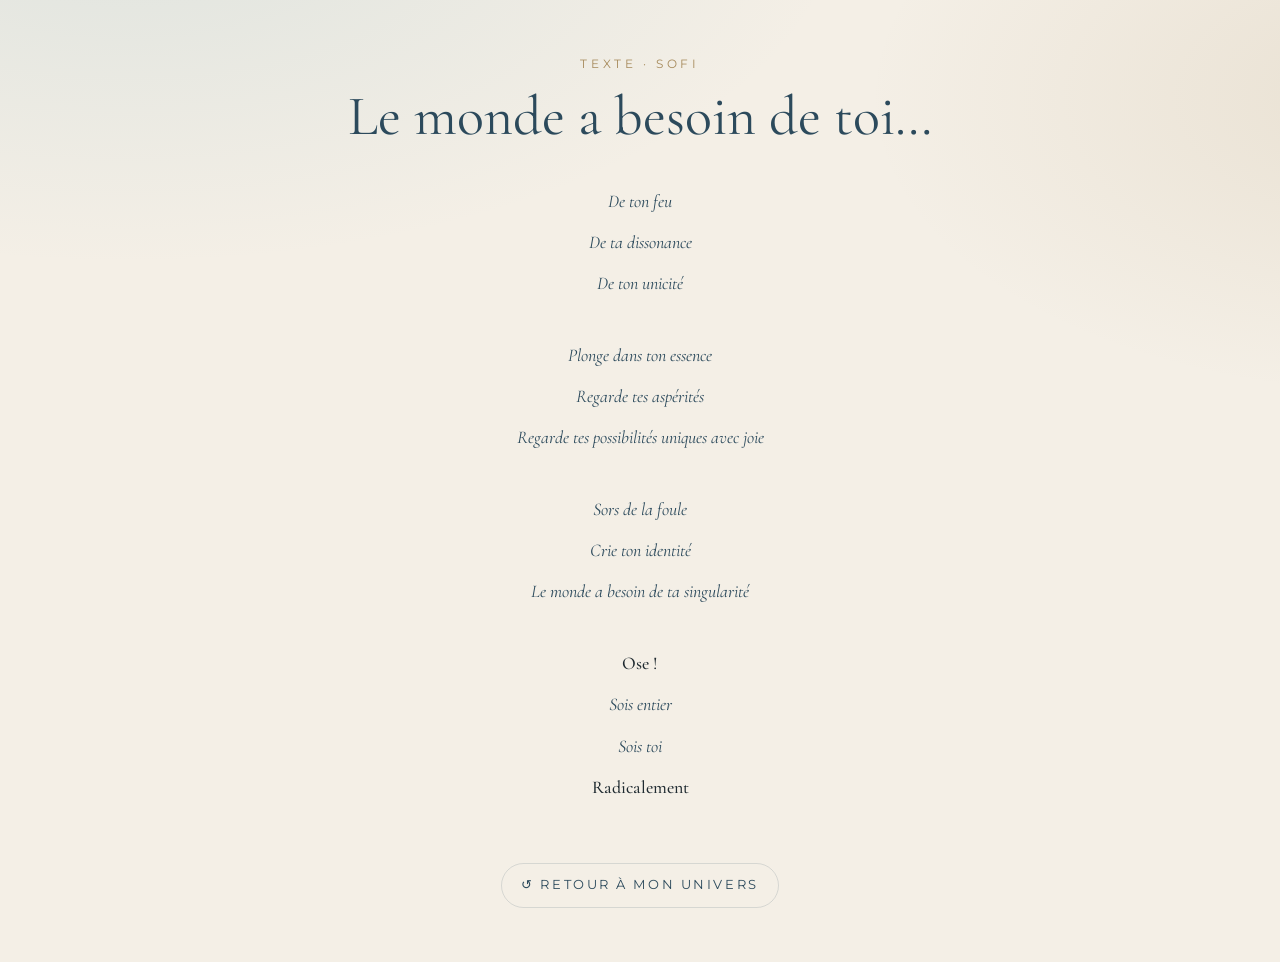
<file: textes/le-monde-a-besoin-de-toi.html>
<!DOCTYPE html>
<html lang="fr">
<head>
  <meta charset="UTF-8" />
  <meta name="viewport" content="width=device-width, initial-scale=1.0" />
  <title>Le monde a besoin de toi — Sofi</title>
  <link rel="preconnect" href="https://fonts.googleapis.com" />
  <link rel="preconnect" href="https://fonts.gstatic.com" crossorigin />
  <link href="https://fonts.googleapis.com/css2?family=Sacramento&family=Cormorant+Garamond:ital,wght@0,300;0,400;0,500;1,400&family=Montserrat:wght@300;400;500&display=swap" rel="stylesheet" />
  <link rel="stylesheet" href="_texte.css" />
</head>
<body class="texte">
  <div class="page">
    <p class="eyebrow">Texte · Sofi</p>
    <h1 class="page-title">Le monde a besoin de toi…</h1>

    <div class="prose">
      <p class="verse">De ton feu</p>
      <p class="verse">De ta dissonance</p>
      <p class="verse">De ton unicité</p>

      <div class="verse-spacer"></div>

      <p class="verse">Plonge dans ton essence</p>
      <p class="verse">Regarde tes aspérités</p>
      <p class="verse">Regarde tes possibilités uniques avec joie</p>

      <div class="verse-spacer"></div>

      <p class="verse">Sors de la foule</p>
      <p class="verse">Crie ton identité</p>
      <p class="verse">Le monde a besoin de ta singularité</p>

      <div class="verse-spacer"></div>

      <p class="verse verse-strong">Ose !</p>
      <p class="verse">Sois entier</p>
      <p class="verse">Sois toi</p>
      <p class="verse verse-strong">Radicalement</p>
    </div>

    <div class="center">
      <a href="../index.html#univers" class="back-link">↺ Retour à Mon univers</a>
    </div>
  </div>
</body>
</html>
</file>
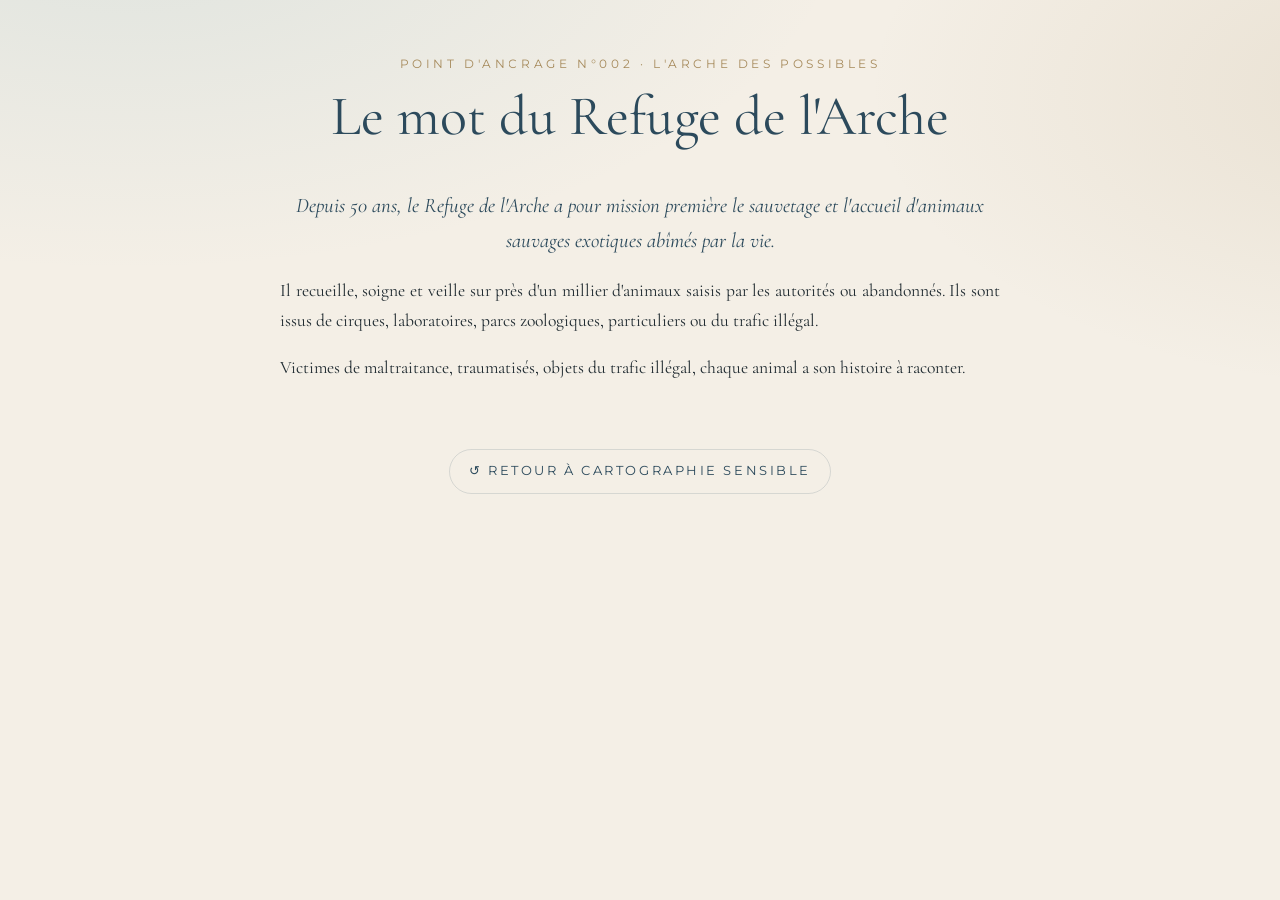
<file: textes/le-mot-du-refuge.html>
<!DOCTYPE html>
<html lang="fr">
<head>
  <meta charset="UTF-8" />
  <meta name="viewport" content="width=device-width, initial-scale=1.0" />
  <title>Le mot du Refuge de l'Arche — Point d'ancrage n°002</title>
  <link rel="preconnect" href="https://fonts.googleapis.com" />
  <link rel="preconnect" href="https://fonts.gstatic.com" crossorigin />
  <link href="https://fonts.googleapis.com/css2?family=Sacramento&family=Cormorant+Garamond:ital,wght@0,300;0,400;0,500;1,400&family=Montserrat:wght@300;400;500&display=swap" rel="stylesheet" />
  <link rel="stylesheet" href="_texte.css" />
</head>
<body class="texte">
  <div class="page">
    <p class="eyebrow">Point d'ancrage n°002 · L'arche des possibles</p>
    <h1 class="page-title">Le mot du Refuge de l'Arche</h1>

    <div class="prose manifesto-body">
      <p>Depuis 50 ans, le Refuge de l'Arche a pour mission première le sauvetage et l'accueil d'animaux sauvages exotiques abîmés par la vie.</p>

      <p>Il recueille, soigne et veille sur près d'un millier d'animaux saisis par les autorités ou abandonnés. Ils sont issus de cirques, laboratoires, parcs zoologiques, particuliers ou du trafic illégal.</p>

      <p>Victimes de maltraitance, traumatisés, objets du trafic illégal, chaque animal a son histoire à raconter.</p>
    </div>

    <div class="center">
      <a href="../index.html#cartographie" class="back-link">↺ Retour à Cartographie sensible</a>
    </div>
  </div>
</body>
</html>
</file>
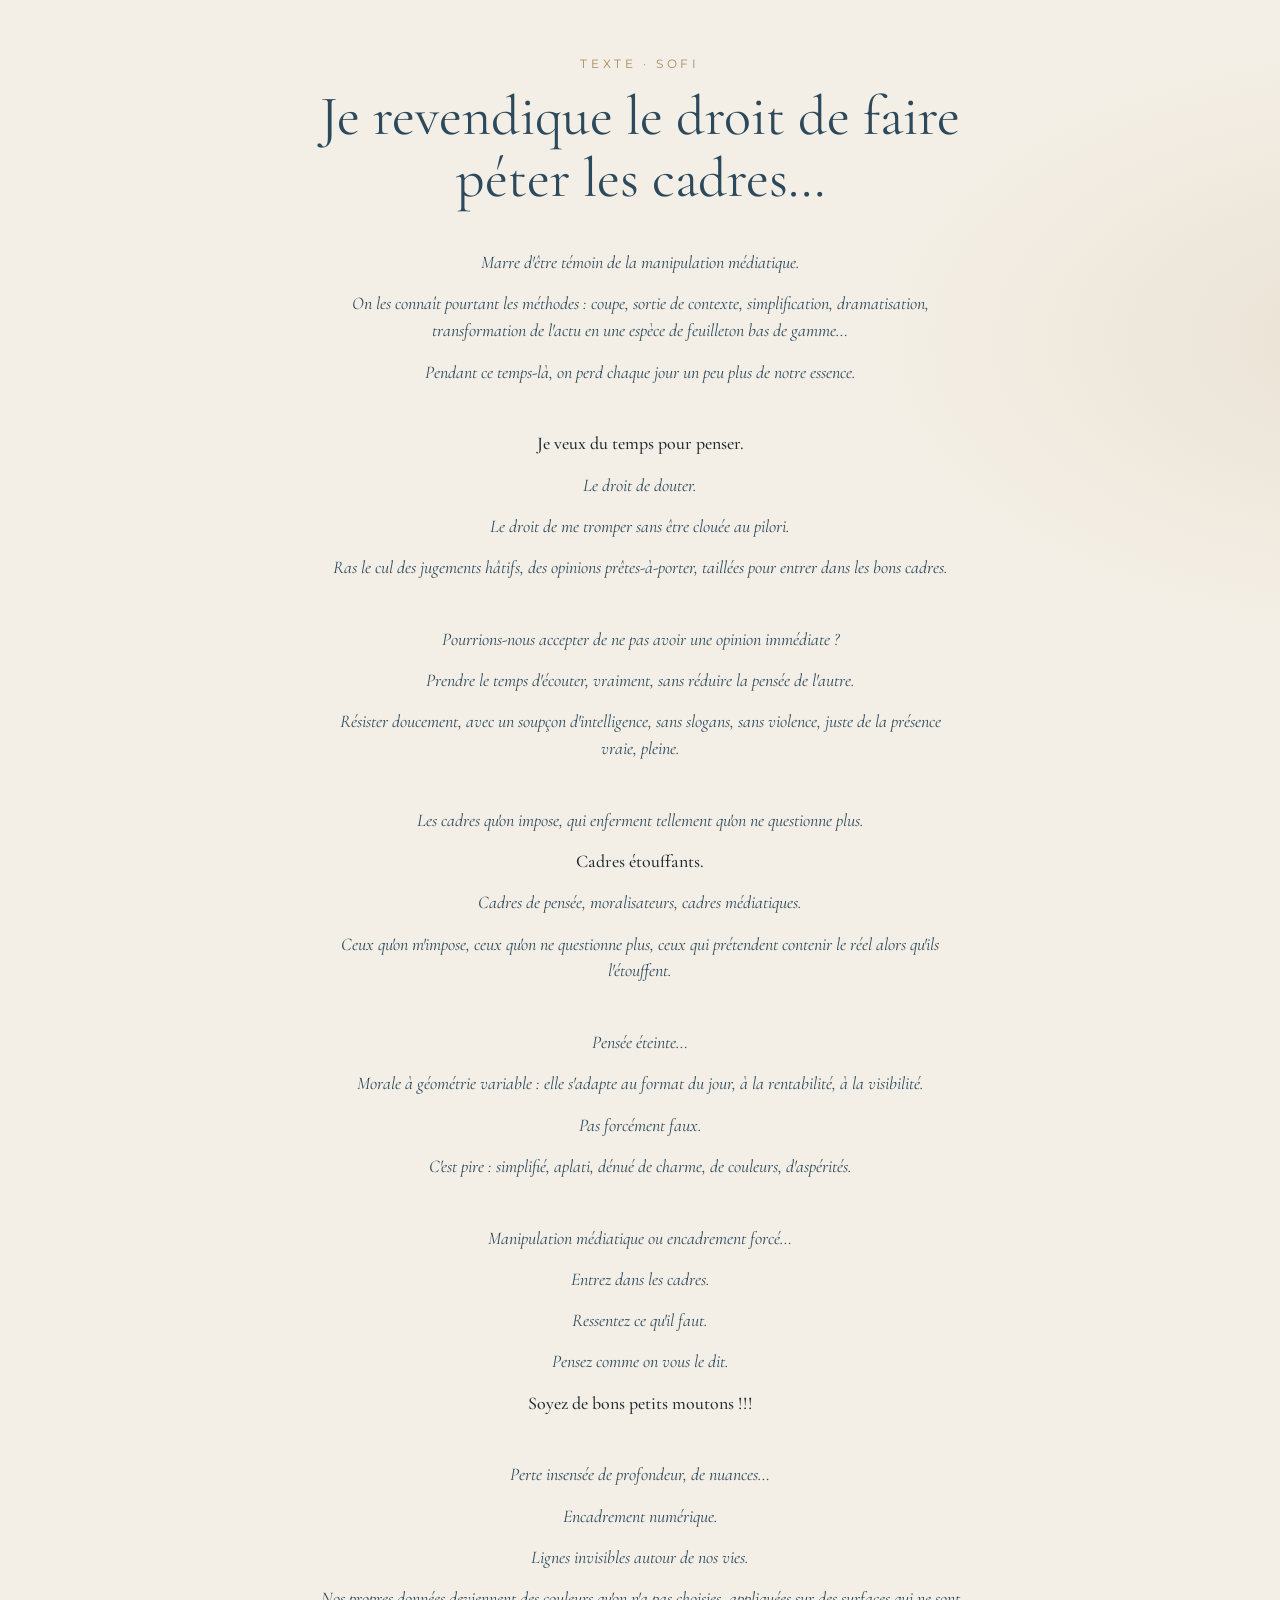
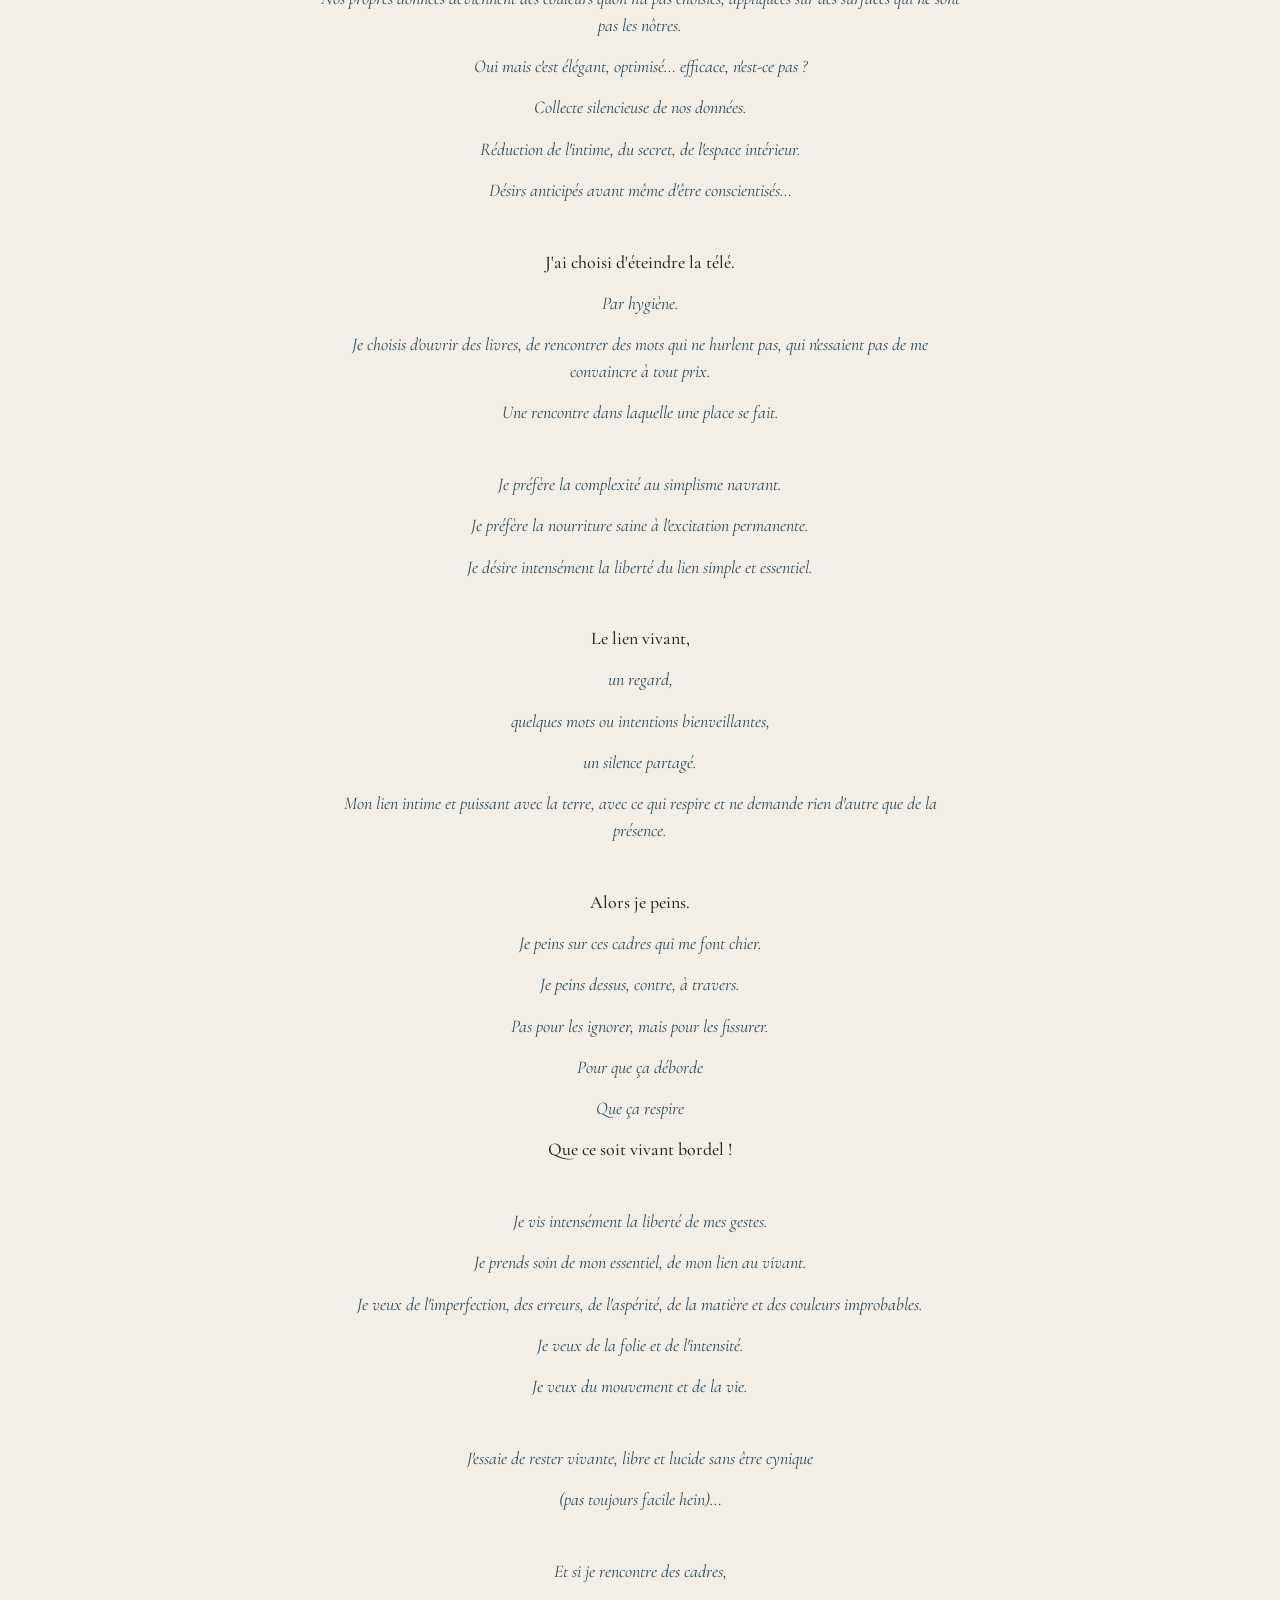
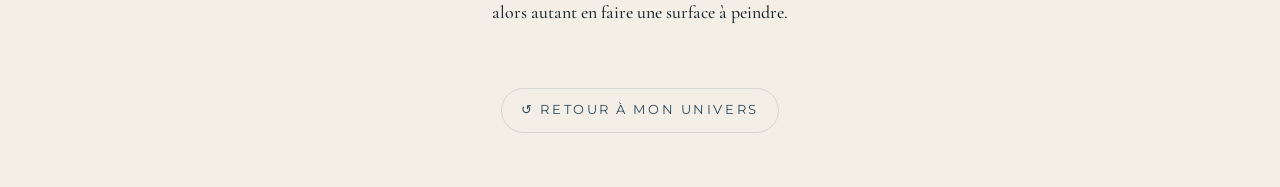
<file: textes/les-cadres.html>
<!DOCTYPE html>
<html lang="fr">
<head>
  <meta charset="UTF-8" />
  <meta name="viewport" content="width=device-width, initial-scale=1.0" />
  <title>Je revendique le droit de faire péter les cadres — Sofi</title>
  <link rel="preconnect" href="https://fonts.googleapis.com" />
  <link rel="preconnect" href="https://fonts.gstatic.com" crossorigin />
  <link href="https://fonts.googleapis.com/css2?family=Sacramento&family=Cormorant+Garamond:ital,wght@0,300;0,400;0,500;1,400&family=Montserrat:wght@300;400;500&display=swap" rel="stylesheet" />
  <link rel="stylesheet" href="_texte.css" />
</head>
<body class="texte">
  <div class="page">
    <p class="eyebrow">Texte · Sofi</p>
    <h1 class="page-title">Je revendique le droit de faire péter les cadres…</h1>

    <div class="prose">
      <p class="verse">Marre d'être témoin de la manipulation médiatique.</p>
      <p class="verse">On les connaît pourtant les méthodes : coupe, sortie de contexte, simplification, dramatisation, transformation de l'actu en une espèce de feuilleton bas de gamme…</p>
      <p class="verse">Pendant ce temps-là, on perd chaque jour un peu plus de notre essence.</p>

      <div class="verse-spacer"></div>

      <p class="verse verse-strong">Je veux du temps pour penser.</p>
      <p class="verse">Le droit de douter.</p>
      <p class="verse">Le droit de me tromper sans être clouée au pilori.</p>
      <p class="verse">Ras le cul des jugements hâtifs, des opinions prêtes-à-porter, taillées pour entrer dans les bons cadres.</p>

      <div class="verse-spacer"></div>

      <p class="verse">Pourrions-nous accepter de ne pas avoir une opinion immédiate ?</p>
      <p class="verse">Prendre le temps d'écouter, vraiment, sans réduire la pensée de l'autre.</p>
      <p class="verse">Résister doucement, avec un soupçon d'intelligence, sans slogans, sans violence, juste de la présence vraie, pleine.</p>

      <div class="verse-spacer"></div>

      <p class="verse">Les cadres qu'on impose, qui enferment tellement qu'on ne questionne plus.</p>
      <p class="verse verse-strong">Cadres étouffants.</p>
      <p class="verse">Cadres de pensée, moralisateurs, cadres médiatiques.</p>
      <p class="verse">Ceux qu'on m'impose, ceux qu'on ne questionne plus, ceux qui prétendent contenir le réel alors qu'ils l'étouffent.</p>

      <div class="verse-spacer"></div>

      <p class="verse">Pensée éteinte…</p>
      <p class="verse">Morale à géométrie variable : elle s'adapte au format du jour, à la rentabilité, à la visibilité.</p>
      <p class="verse">Pas forcément faux.</p>
      <p class="verse">C'est pire : simplifié, aplati, dénué de charme, de couleurs, d'aspérités.</p>

      <div class="verse-spacer"></div>

      <p class="verse">Manipulation médiatique ou encadrement forcé…</p>
      <p class="verse">Entrez dans les cadres.</p>
      <p class="verse">Ressentez ce qu'il faut.</p>
      <p class="verse">Pensez comme on vous le dit.</p>
      <p class="verse verse-strong">Soyez de bons petits moutons !!!</p>

      <div class="verse-spacer"></div>

      <p class="verse">Perte insensée de profondeur, de nuances…</p>
      <p class="verse">Encadrement numérique.</p>
      <p class="verse">Lignes invisibles autour de nos vies.</p>
      <p class="verse">Nos propres données deviennent des couleurs qu'on n'a pas choisies, appliquées sur des surfaces qui ne sont pas les nôtres.</p>
      <p class="verse">Oui mais c'est élégant, optimisé… efficace, n'est-ce pas ?</p>
      <p class="verse">Collecte silencieuse de nos données.</p>
      <p class="verse">Réduction de l'intime, du secret, de l'espace intérieur.</p>
      <p class="verse">Désirs anticipés avant même d'être conscientisés…</p>

      <div class="verse-spacer"></div>

      <p class="verse verse-strong">J'ai choisi d'éteindre la télé.</p>
      <p class="verse">Par hygiène.</p>
      <p class="verse">Je choisis d'ouvrir des livres, de rencontrer des mots qui ne hurlent pas, qui n'essaient pas de me convaincre à tout prix.</p>
      <p class="verse">Une rencontre dans laquelle une place se fait.</p>

      <div class="verse-spacer"></div>

      <p class="verse">Je préfère la complexité au simplisme navrant.</p>
      <p class="verse">Je préfère la nourriture saine à l'excitation permanente.</p>
      <p class="verse">Je désire intensément la liberté du lien simple et essentiel.</p>

      <div class="verse-spacer"></div>

      <p class="verse verse-strong">Le lien vivant,</p>
      <p class="verse">un regard,</p>
      <p class="verse">quelques mots ou intentions bienveillantes,</p>
      <p class="verse">un silence partagé.</p>
      <p class="verse">Mon lien intime et puissant avec la terre, avec ce qui respire et ne demande rien d'autre que de la présence.</p>

      <div class="verse-spacer"></div>

      <p class="verse verse-strong">Alors je peins.</p>
      <p class="verse">Je peins sur ces cadres qui me font chier.</p>
      <p class="verse">Je peins dessus, contre, à travers.</p>
      <p class="verse">Pas pour les ignorer, mais pour les fissurer.</p>
      <p class="verse">Pour que ça déborde</p>
      <p class="verse">Que ça respire</p>
      <p class="verse verse-strong">Que ce soit vivant bordel !</p>

      <div class="verse-spacer"></div>

      <p class="verse">Je vis intensément la liberté de mes gestes.</p>
      <p class="verse">Je prends soin de mon essentiel, de mon lien au vivant.</p>
      <p class="verse">Je veux de l'imperfection, des erreurs, de l'aspérité, de la matière et des couleurs improbables.</p>
      <p class="verse">Je veux de la folie et de l'intensité.</p>
      <p class="verse">Je veux du mouvement et de la vie.</p>

      <div class="verse-spacer"></div>

      <p class="verse">J'essaie de rester vivante, libre et lucide sans être cynique</p>
      <p class="verse">(pas toujours facile hein)…</p>

      <div class="verse-spacer"></div>

      <p class="verse">Et si je rencontre des cadres,</p>
      <p class="verse verse-strong">alors autant en faire une surface à peindre.</p>
    </div>

    <div class="center">
      <a href="../index.html#univers" class="back-link">↺ Retour à Mon univers</a>
    </div>
  </div>
</body>
</html>
</file>
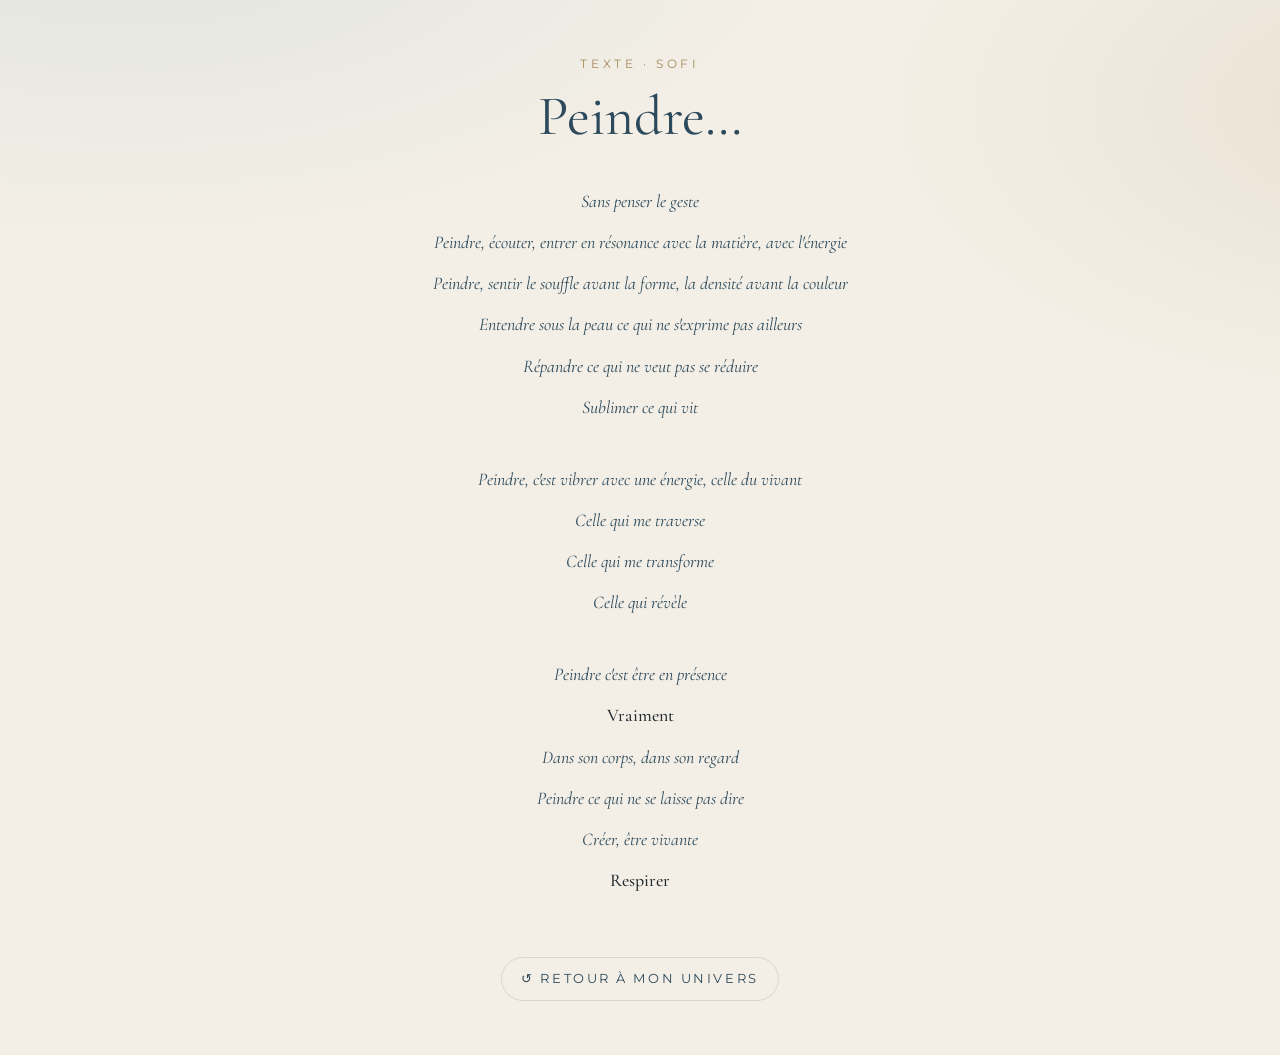
<file: textes/peindre.html>
<!DOCTYPE html>
<html lang="fr">
<head>
  <meta charset="UTF-8" />
  <meta name="viewport" content="width=device-width, initial-scale=1.0" />
  <title>Peindre — Sofi</title>
  <link rel="preconnect" href="https://fonts.googleapis.com" />
  <link rel="preconnect" href="https://fonts.gstatic.com" crossorigin />
  <link href="https://fonts.googleapis.com/css2?family=Sacramento&family=Cormorant+Garamond:ital,wght@0,300;0,400;0,500;1,400&family=Montserrat:wght@300;400;500&display=swap" rel="stylesheet" />
  <link rel="stylesheet" href="_texte.css" />
</head>
<body class="texte">
  <div class="page">
    <p class="eyebrow">Texte · Sofi</p>
    <h1 class="page-title">Peindre…</h1>

    <div class="prose">
      <p class="verse">Sans penser le geste</p>
      <p class="verse">Peindre, écouter, entrer en résonance avec la matière, avec l'énergie</p>
      <p class="verse">Peindre, sentir le souffle avant la forme, la densité avant la couleur</p>
      <p class="verse">Entendre sous la peau ce qui ne s'exprime pas ailleurs</p>
      <p class="verse">Répandre ce qui ne veut pas se réduire</p>
      <p class="verse">Sublimer ce qui vit</p>

      <div class="verse-spacer"></div>

      <p class="verse">Peindre, c'est vibrer avec une énergie, celle du vivant</p>
      <p class="verse">Celle qui me traverse</p>
      <p class="verse">Celle qui me transforme</p>
      <p class="verse">Celle qui révèle</p>

      <div class="verse-spacer"></div>

      <p class="verse">Peindre c'est être en présence</p>
      <p class="verse verse-strong">Vraiment</p>
      <p class="verse">Dans son corps, dans son regard</p>
      <p class="verse">Peindre ce qui ne se laisse pas dire</p>
      <p class="verse">Créer, être vivante</p>
      <p class="verse verse-strong">Respirer</p>
    </div>

    <div class="center">
      <a href="../index.html#univers" class="back-link">↺ Retour à Mon univers</a>
    </div>
  </div>
</body>
</html>
</file>
<file: textes/_texte.css>
/* Sous-pages textes — hérite de la même DA */
@import url("../assets/style.css");

body.texte {
  padding: clamp(2rem, 6vh, 5rem) clamp(1.2rem, 5vw, 4rem);
  min-height: 100vh;
}
body.texte .page { max-width: 720px; margin: 0 auto; }

body.texte .page-title {
  font-family: "Cormorant Garamond", serif;
  font-weight: 400;
  font-size: clamp(2.2rem, 5vw, 3.5rem);
  color: var(--teal-deep);
  margin: 0 0 2.5rem;
  line-height: 1.1;
  text-align: center;
}
body.texte .eyebrow {
  text-align: center;
  margin-bottom: 0.8rem;
}

/* --- Textes en vers (Peindre / Les cadres / Le monde a besoin de toi) --- */
body.texte .prose .verse {
  display: block;
  text-align: center;
  margin: 0.9rem auto;
  font-size: clamp(1.1rem, 1.4vw, 1.35rem);
  line-height: 1.5;
  color: var(--teal-deep);
  font-style: italic;
  max-width: 40rem;
  hyphens: none;
}
body.texte .prose .verse-strong {
  font-weight: 500;
  font-style: normal;
  color: var(--ink);
}
body.texte .prose .verse-spacer { height: 1rem; }

/* --- Textes en prose (Le mot du refuge, futurs textes narratifs) --- */
body.texte .prose.manifesto-body p,
body.texte .prose p:not(.verse):not(.eyebrow) {
  text-align: justify;
  hyphens: auto;
  margin: 1.1rem 0;
  font-size: 1.1rem;
  line-height: 1.7;
}
body.texte .prose.manifesto-body p:first-of-type {
  font-family: "Cormorant Garamond", serif;
  font-style: italic;
  font-size: 1.3rem;
  color: var(--teal-deep);
  text-align: center;
  border-left: none;
}
body.texte .signature {
  font-family: "Sacramento", cursive;
  font-size: 2.4rem;
  color: var(--teal-deep);
  text-align: center;
  margin: 2rem 0 0.2rem;
  line-height: 1;
}
body.texte .signature-sub {
  font-family: "Montserrat", sans-serif;
  font-size: 0.75rem;
  letter-spacing: 0.3em;
  text-transform: uppercase;
  color: var(--gold);
  text-align: center;
  margin: 0 0 2rem;
}

/* --- Retour --- */
body.texte .back-link {
  display: inline-block;
  margin: 3rem auto 0;
  font-family: "Montserrat", sans-serif;
  font-size: 0.8rem;
  letter-spacing: 0.2em;
  text-transform: uppercase;
  text-decoration: none;
  color: var(--teal-deep);
  padding: 0.7rem 1.2rem;
  border: 1px solid var(--line);
  border-radius: 999px;
  transition: background .3s var(--ease), color .3s var(--ease);
}
body.texte .back-link:hover {
  background: var(--teal-deep);
  color: var(--bg);
}
body.texte .center { text-align: center; }
</file>
